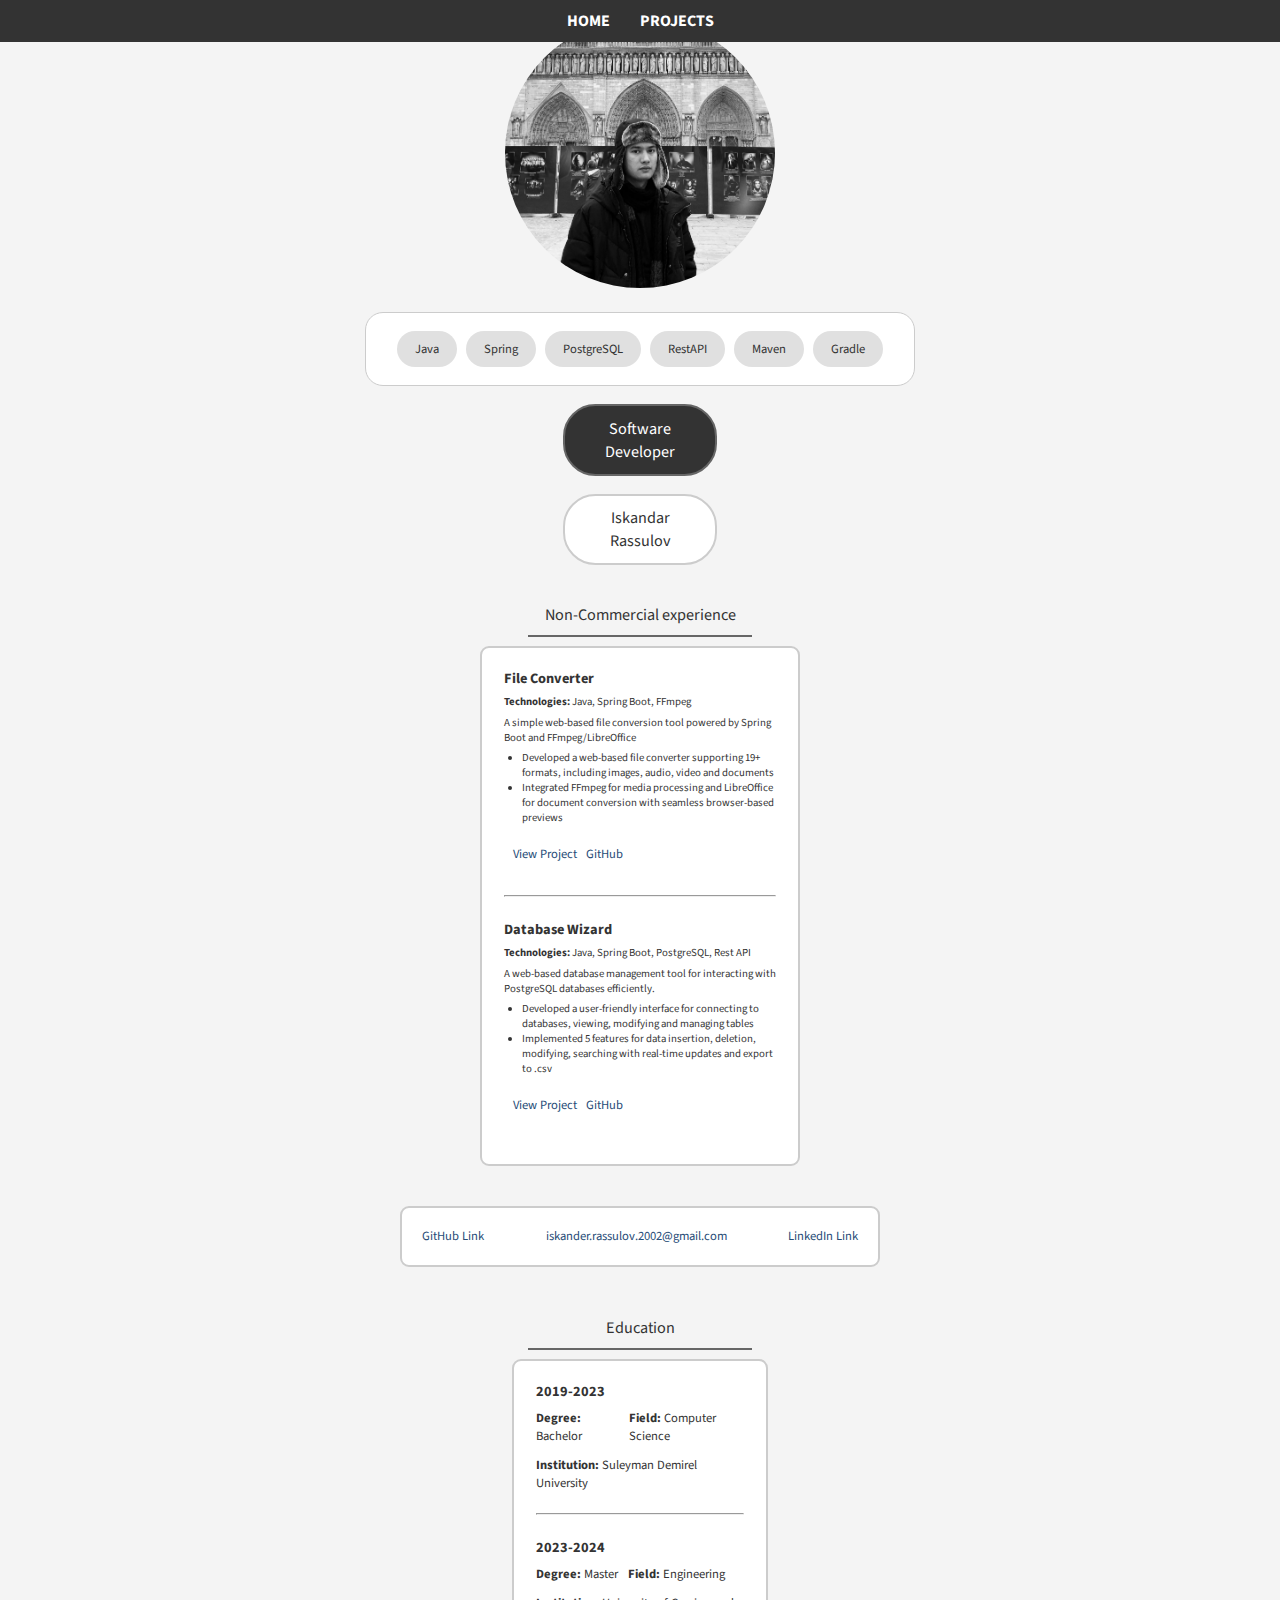
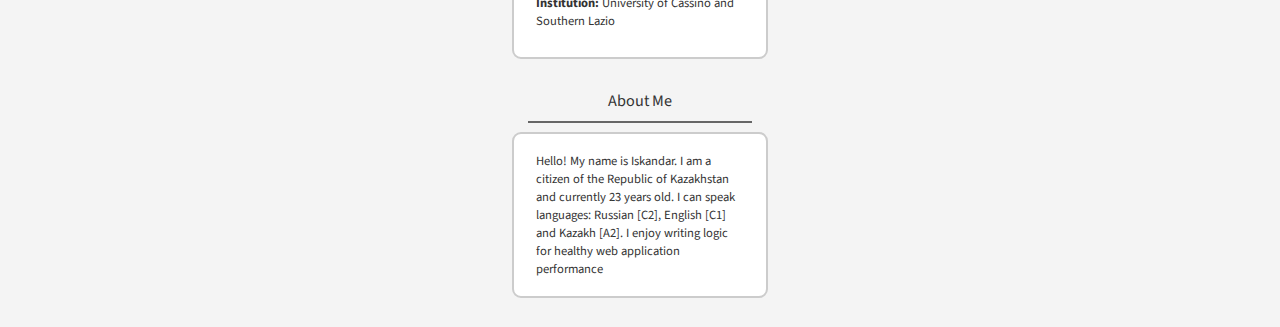
<file: index.html>
<!DOCTYPE html>
<html lang="en">
<head>
    <meta charset="UTF-8">
    <meta name="viewport" content="width=device-width, initial-scale=1.0">
    <title>Iskandar Rassulov</title>
    <!-- Подключение шрифта Source Sans 3 -->
    <link rel="preconnect" href="https://fonts.googleapis.com">
    <link rel="preconnect" href="https://fonts.gstatic.com" crossorigin>
    <link href="https://fonts.googleapis.com/css2?family=Source+Sans+3:wght@300;400;500;600;700&display=swap" rel="stylesheet">
    <link rel="icon" href="images/icon1.png" type="image/png">
   
    <link rel="stylesheet" href="styles.css">
    <link rel="stylesheet" href="header-styles.css">
</head>
<body>

  <header>
    <nav>
        <ul>
            <li><a href="index.html" class="nav-link">HOME</a></li>
            <li><a href="projects.html" class="nav-link">PROJECTS</a></li>
        </ul>
    </nav>
</header>

    <div class="container">
        <!-- Photo Element -->
        <div class="photo">
            <img src="images/avatar.jpg" alt="My Photo">
        </div>

        <!-- Skill Set -->
        <div class="skill-set">
          <span class="skill-element">Java</span>
          <span class="skill-element">Spring</span>
          <span class="skill-element">PostgreSQL</span>
          <span class="skill-element">RestAPI</span>
          <span class="skill-element">Maven</span>
          <span class="skill-element">Gradle</span>
      </div>

      <!-- Position -->
      <div class="position">
          Software Developer
      </div>

      <!-- Name -->
      <div class="name">
          Iskandar Rassulov
      </div>

      <!-- Experience -->
      <div class="experience">
        <div class="experience-title">Non-Commercial experience</div>
        <div class="experience-info" id="experience-info">
          <!-- Данные будут добавлены с помощью JavaScript -->
        </div>
      </div>



      <!-- Links -->
      <div class="links">
        <div id="social-links">
            <!-- Данные будут добавлены с помощью JavaScript -->
        </div>
      </div>

      <!-- Education -->
      <div class="education">
          <div class="education-title">Education</div>
          <div class="education-info" id="education-info">
            <!-- Данные будут добавлены с помощью JavaScript -->
          </div>
      </div>


        <!-- About Me -->
        <div class="about-me">
          <div class="about-me-title">About Me</div>
          <div class="about-me-info" id="about-me-info">
              <!-- Данные будут добавлены с помощью JavaScript -->
          </div>
        </div>

    </div>

    <script src="scripts/scripts.js"></script>
    <script src="scripts/header-scripts.js"></script>
</body>
</html>
</file>
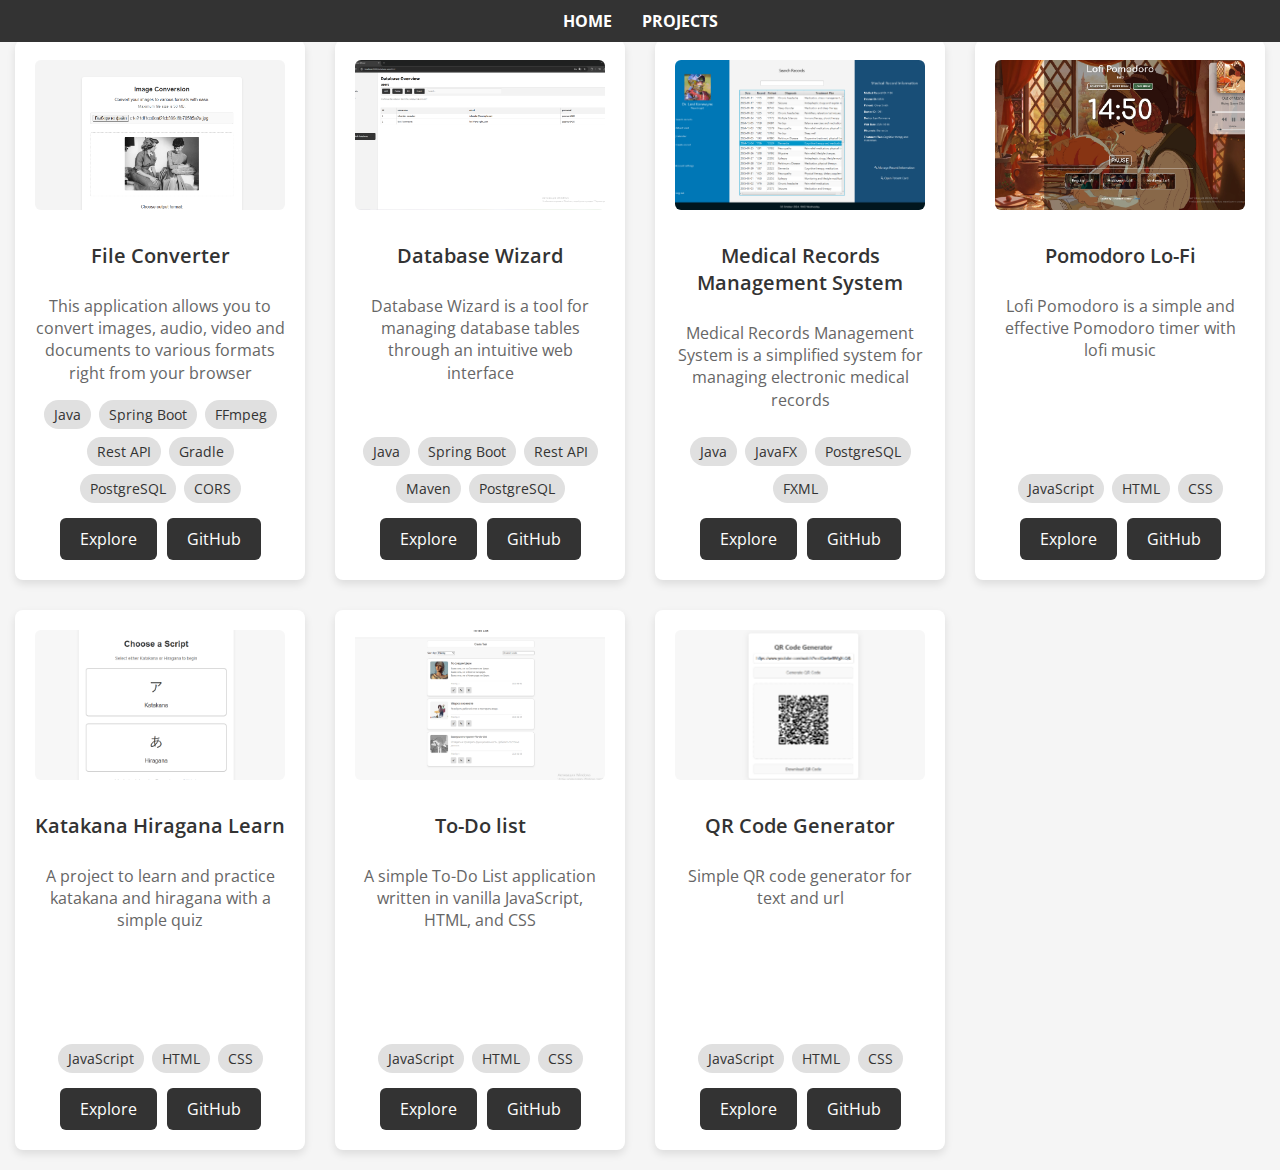
<file: projects.html>
<!DOCTYPE html>
<html lang="en">
<head>
    <meta charset="UTF-8">
    <meta name="viewport" content="width=device-width, initial-scale=1.0">
    <title>Projects</title>
    <link rel="stylesheet" href="project-styles.css">
    <link rel="stylesheet" href="header-styles.css">
    <link href="https://fonts.googleapis.com/css2?family=Open+Sans:wght@300&display=swap" rel="stylesheet">
    <link rel="icon" href="images/icon1.png" type="image/png">
</head>
<body>
    <header>
        <nav>
            <ul>
                <li><a href="index.html" class="nav-link">HOME</a></li>
                <li><a href="projects.html" class="nav-link">PROJECTS</a></li>
            </ul>
        </nav>
    </header>
    <div class="project-container">
        <!-- Projects will be dynamically inserted here -->
    </div>
    <script src="scripts/projects-scripts.js"></script>
    <script src="scripts/header-scripts.js"></script>
</body>
</html>
</file>
<file: styles.css>
body, html {
  margin: 0;
  padding: 0;
  font-family: 'Source Sans 3', sans-serif;
  background-color: #f4f4f4;
  color: #333;
}

.container {
  display: flex;
  flex-direction: column;
  align-items: center;
  padding: 2vh;
}

.photo img {
  width: 30vh;
  height: 30vh;
  border-radius: 50%;
  object-fit: cover;
  margin-bottom: 2vh;
}

.skill-set {
  list-style: none;
  padding: 0;
  margin: 0;
  display: flex;
  flex-wrap: wrap;
  justify-content: center;
  gap: 1vh;
  margin-bottom: 2vh;
  border: 1px solid #ccc;
  padding: 2vh;
  border-radius: 2vh;
  background-color: white;
  width: 40vw;
  max-width: 520px;
}

.skill-element {
  font-size: 1.4vh;
  background-color: #e0e0e0;
  padding: 1vh 2vh;
  border-radius: 3vh;
  color: #333;
}

.position, .name {
  width: 12vw; /* Устанавливаем ширину в зависимости от ширины экрана */
  max-width: 400px; /* Ограничиваем максимальную ширину */
  border-radius: 1vh;
  margin-bottom: 2vh;
  font-size: 1.8vh;
  text-align: center;
  box-sizing: border-box; /* Включаем padding и border в общую ширину */
}

.position {
  border: 2.4px solid #666;
  border-radius: 3.6vh;
  background-color: #333;
  color: white;
  padding: 1.2vh 1.8vh;
}

.name {
  border: 2.4px solid #ccc;
  border-radius: 3.6vh;
  background-color: #ffffff;
  color: #333;
  padding: 1.2vh 1.8vh;
}

/* Experience */
.experience {
  padding: 1.2vh;
  text-align: left;
  width: 25vw; /* Устанавливаем ширину для всего блока */
  max-width: 600px; /* Ограничиваем максимальную ширину */
  margin: 0 auto; /* Центрируем блок */
}

.experience-title {
  background-color: transparent; /* Устанавливаем прозрачный фон */
  color: #333; /* Изменяем цвет текста на темный */
  padding: 1vh 0; /* Убираем боковые отступы */
  border: none; /* Убираем все границы */
  border-bottom: 2.4px solid #666; /* Добавляем границу только снизу */
  margin-bottom: 1vh;
  font-size: 1.8vh;
  text-align: center;
  width: 70%; /* Устанавливаем меньшую ширину для title */
  margin-right: auto;
  margin-left: auto; 
}


.experience-info {
  background-color: #ffffff;
  border: 2.4px solid #ccc;
  padding: 2.4vh;
  padding-top: 0.6vh;
  border-radius: 1vh; /* Закругляем границы */
  width: 100%; /* Устанавливаем ширину для информационного блока */
  box-sizing: border-box; /* Включаем padding и border в общую ширину */
  position: relative; /* Для добавления линии между блоками */
}

.experience-info h3 {
  font-size: 1.6vh;
  margin-bottom: 0.2vh; /* Убираем margin-top */
}

.experience-info p, .experience-info ul {
  font-size: 1.2vh;
  margin: 0.6vh 0;
}

.experience-info ul {
  list-style-type: disc;
  padding-left: 2vh;
}

.experience-info a {
  color: #274c77;
  text-decoration: none;
}

.experience-info a:hover {
  text-decoration: underline;
}

/* Стили для ссылок на одной линии */
.experience-info .links {
  display: flex;
  justify-content: left;
  gap: 1vh;
  margin-top: 1vh;
  padding-left: 1vh;
  font-size: 1.4vh;
  text-align: left;
}

/* Education */
.education {
  padding: 1.2vh;
  text-align: left;
  width: 25vw; /* Устанавливаем ширину для всего блока */
  max-width: 600px; /* Ограничиваем максимальную ширину */
  margin: 0 auto; /* Центрируем блок */
}

.education-title {
  background-color: transparent; /* Устанавливаем прозрачный фон */
  color: #333; /* Изменяем цвет текста на темный */
  padding: 1vh 0; /* Убираем боковые отступы */
  border: none; /* Убираем все границы */
  border-bottom: 2.4px solid #666; /* Добавляем границу только снизу */
  margin-bottom: 1vh;
  font-size: 1.8vh;
  text-align: center;
  width: 70%; /* Устанавливаем меньшую ширину для title */
  margin-right: auto;
  margin-left: auto;
}

.education-info {
  background-color: #ffffff;
  border: 2.4px solid #ccc;
  padding: 2.4vh;
  padding-top: 0.6vh;
  border-radius: 1vh; /* Закругляем границы */
  width: 80%; /* Устанавливаем ширину для информационного блока */
  box-sizing: border-box; /* Включаем padding и border в общую ширину */
  position: relative; /* Для добавления линии между блоками */
  margin-right: auto;
  margin-left: auto;
}

.education-info h3 {
  font-size: 1.6vh;
  margin-bottom: 0.2vh; /* Убираем margin-top */
}

.education-info p, .education-info ul {
  font-size: 1.4vh;
  margin: 0.6vh 0;
}

/* Стили для degree и field на одной линии */
.education-info .degree-field {
  display: flex;
  gap: 1.2vh;
}



/* About Me */
.about-me {
  padding: 1.2vh;
  text-align: left;
  width: 25vw; /* Устанавливаем ширину для всего блока */
  max-width: 600px; /* Ограничиваем максимальную ширину */
  margin: 0 auto; /* Центрируем блок */
}

.about-me-title {
  background-color: transparent; /* Устанавливаем прозрачный фон */
  color: #333; /* Изменяем цвет текста на темный */
  padding: 1vh 0; /* Убираем боковые отступы */
  border: none; /* Убираем все границы */
  border-bottom: 2.4px solid #666; /* Добавляем границу только снизу */
  margin-bottom: 1vh;
  font-size: 1.8vh;
  text-align: center;
  width: 70%; /* Устанавливаем меньшую ширину для title */
  margin-right: auto;
  margin-left: auto;
}

.about-me-info {
  background-color: #ffffff;
  border: 2.4px solid #ccc;
  padding: 2.4vh;
  padding-top: 0.6vh;
  padding-bottom: 0.6vh;
  border-radius: 1vh; /* Закругляем границы */
  width: 80%; /* Устанавливаем ширину для информационного блока */
  box-sizing: border-box; /* Включаем padding и border в общую ширину */
  margin-right: auto;
  margin-left: auto;
}

/* Стили для текста About Me */
.about-me-text {
  font-size: 1.4vh;
  color: #333;
}


/* Links Block */
.links {
  padding: 1.2vh;
  text-align: center;
  width: 60vw;
  max-width: 600px;
  margin: 2vh auto;
}

.links-box {
  background-color: #ffffff;
  border: 2.4px solid #ccc;
  padding: 1.6vh;
  border-radius: 1vh;
  width: 80%;
  box-sizing: border-box;
  display: flex;
  flex-direction: row; /* Изменено с column на row */
  justify-content: space-between; /* Равномерное распределение */
  align-items: center;
  flex-wrap: wrap; /* На случай маленьких экранов */
  gap: 1vh;
  margin: 0 auto;
}

.link-item {
  color: #274c77;
  text-decoration: none;
  font-size: 1.4vh;
  padding: 0.6vh;
  transition: all 0.3s ease;
  white-space: nowrap; /* Предотвращает перенос текста */
  overflow: hidden;
  text-overflow: ellipsis; /* Добавляет многоточие при переполнении */
}

.link-item:hover {
  text-decoration: underline;
}

/* Для маленьких экранов */
@media (max-width: 768px) {
  .links-box {
    flex-direction: column;
    align-items: flex-start;
  }
}
</file>
<file: header-styles.css>
header {
    background-color: #333;
    padding: 10px 0;
    width: 100%; /* Задаем ширину на 100%, чтобы header был на всю ширину экрана */
    position: fixed; /* Фиксируем header в верхней части страницы */
    top: 0;
    left: 0;
    z-index: 1000; /* Убедитесь, что header будет поверх остального контента */
}

nav ul {
    list-style-type: none;
    margin: 0;
    padding: 0;
    display: flex;
    justify-content: center;
}

nav ul li {
    margin: 0 15px;
}

.nav-link {
    color: white;
    text-decoration: none;
    font-weight: bold;
}

.nav-link:hover {
    text-decoration: underline;
}
</file>
<file: project-styles.css>
/* Общие стили для шрифтов и контейнера */
body {
  font-family: 'Open Sans', sans-serif;
  margin: 0;
  padding: 0;
  box-sizing: border-box;
  background-color: #f5f5f5;
  display: flex;
  justify-content: center; /* Центрирование контента по горизонтали */
}

.project-container {
  display: grid;  
  width: 65%;
  max-width: 1500px;
  grid-template-columns: repeat(4, 1fr); /* 4 элемента в одном ряду */
  gap: 30px; /* Расстояние между проектами */
  justify-content: center;
  padding: 20px;
  margin-top: 20px;
}

/* Стили для каждого проекта */
.project {
  background-color: #ffffff;
  border-radius: 8px;
  box-shadow: 0 4px 8px rgba(0, 0, 0, 0.1);
  padding: 20px;
  text-align: center;
  width: 250px;
  height: 500px; /* Фиксированная высота */
  display: flex;
  flex-direction: column;
  justify-content: space-between;
  transition: transform 0.3s ease, box-shadow 0.3s ease;
}

.project:hover {
  transform: translateY(-5px);
  box-shadow: 0 8px 16px rgba(0, 0, 0, 0.2);
}

/* Стили для изображения проекта */
.project-image {
  width: 100%;
  height: 150px;
  object-fit: cover;
  border-radius: 6px;
  margin-bottom: 15px;
}

/* Стили для заголовка проекта */
.project-title {
  font-size: 20px;
  font-weight: 600;
  color: #333;
  margin-bottom: 10px;
}

/* Стили для описания проекта */
.project-description {
  font-size: 16px;
  color: #666;
  margin-bottom: 15px;
  line-height: 1.4;
  flex: 1; /* Позволяет описанию занимать доступное пространство */
}

/* Стили для списка технологий */
.project-technologies {
  list-style: none;
  padding: 0;
  margin: 0;
  display: flex;
  flex-wrap: wrap;
  justify-content: center;
  gap: 8px;
  margin-bottom: 15px;
}

.project-technologies li {
  font-size: 14px;
  background-color: #e0e0e0;
  padding: 5px 10px;
  border-radius: 18px;
  color: #333;
}

/* Стили для кнопок проекта */
.project-buttons {
  display: flex;
  gap: 10px;
  justify-content: center;
  margin-top: auto; /* Кнопки всегда внизу */
}

.project-buttons .btn {
  text-decoration: none;
  font-size: 16px;
  padding: 10px 20px;
  border-radius: 6px;
  background-color: #333;
  color: #fff;
  transition: background-color 0.3s ease;
}

.project-buttons .btn:hover {
  background-color: #666;
}
</file>
